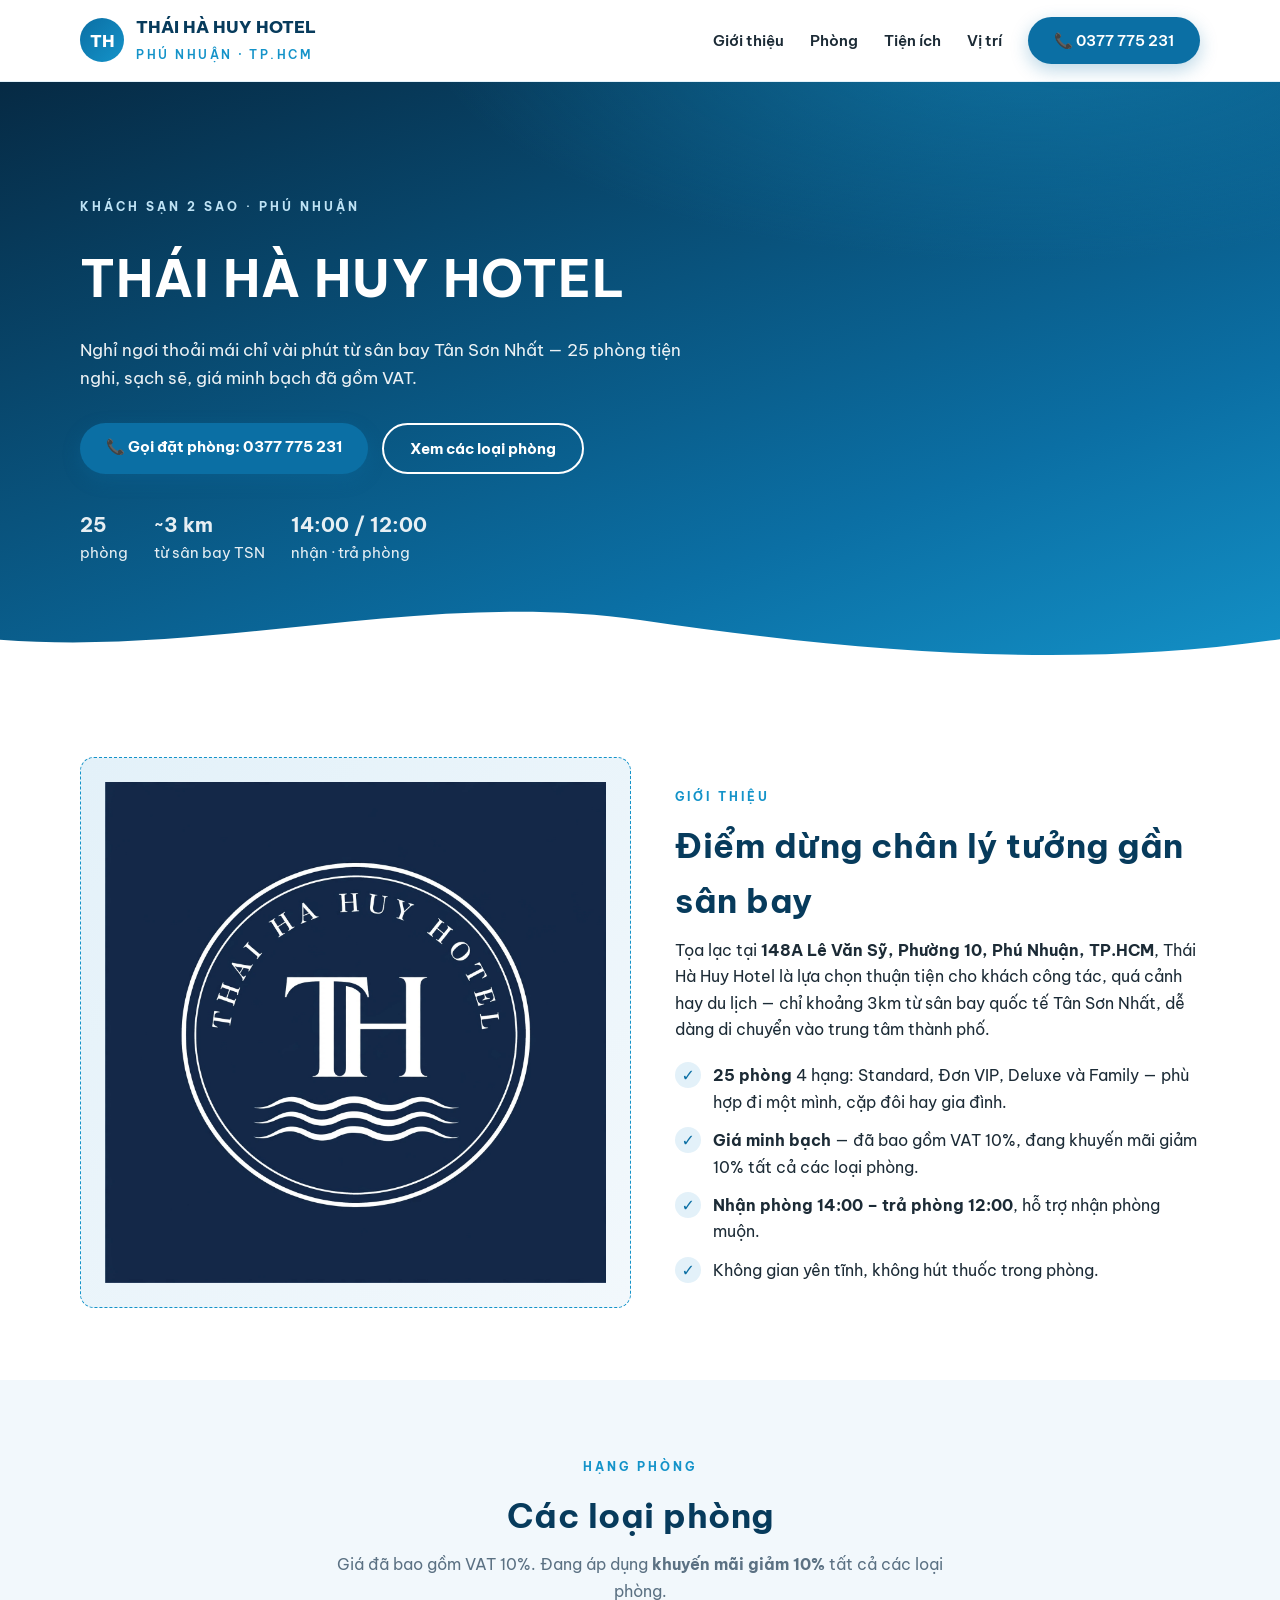
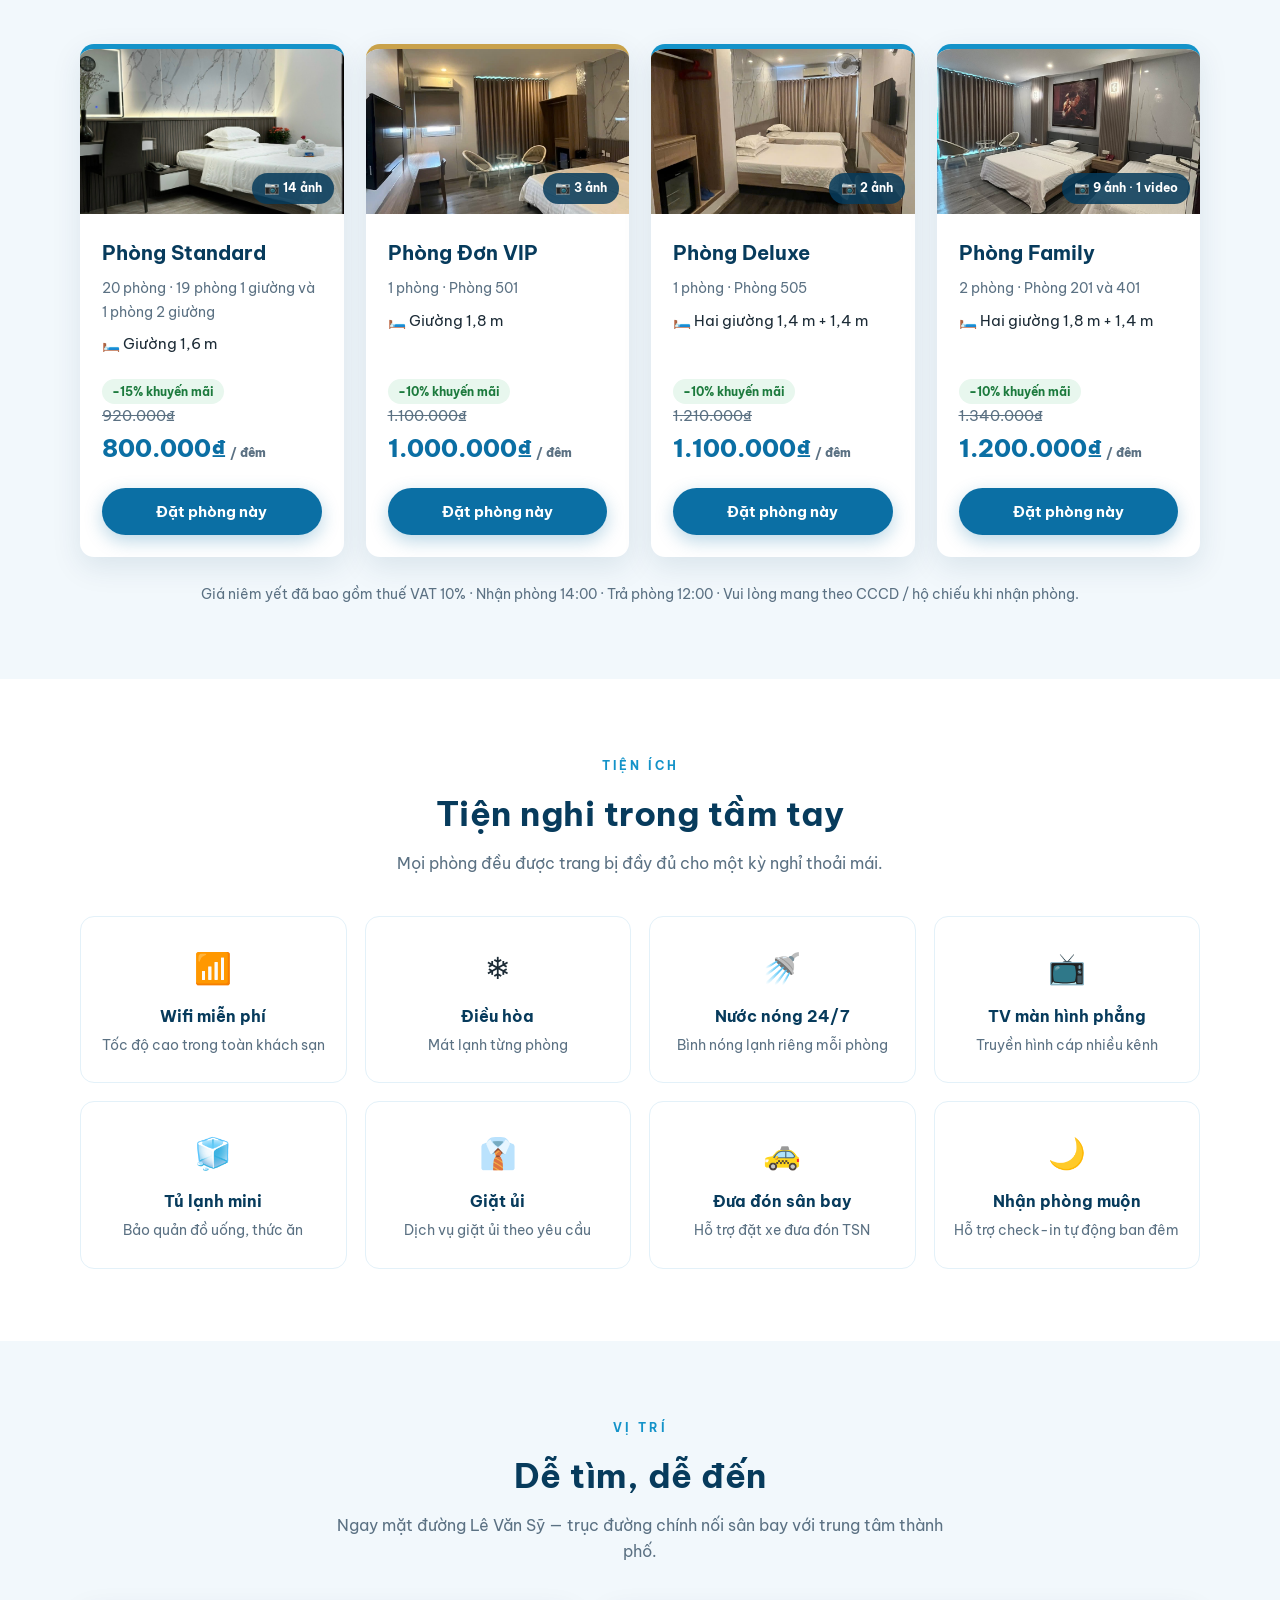
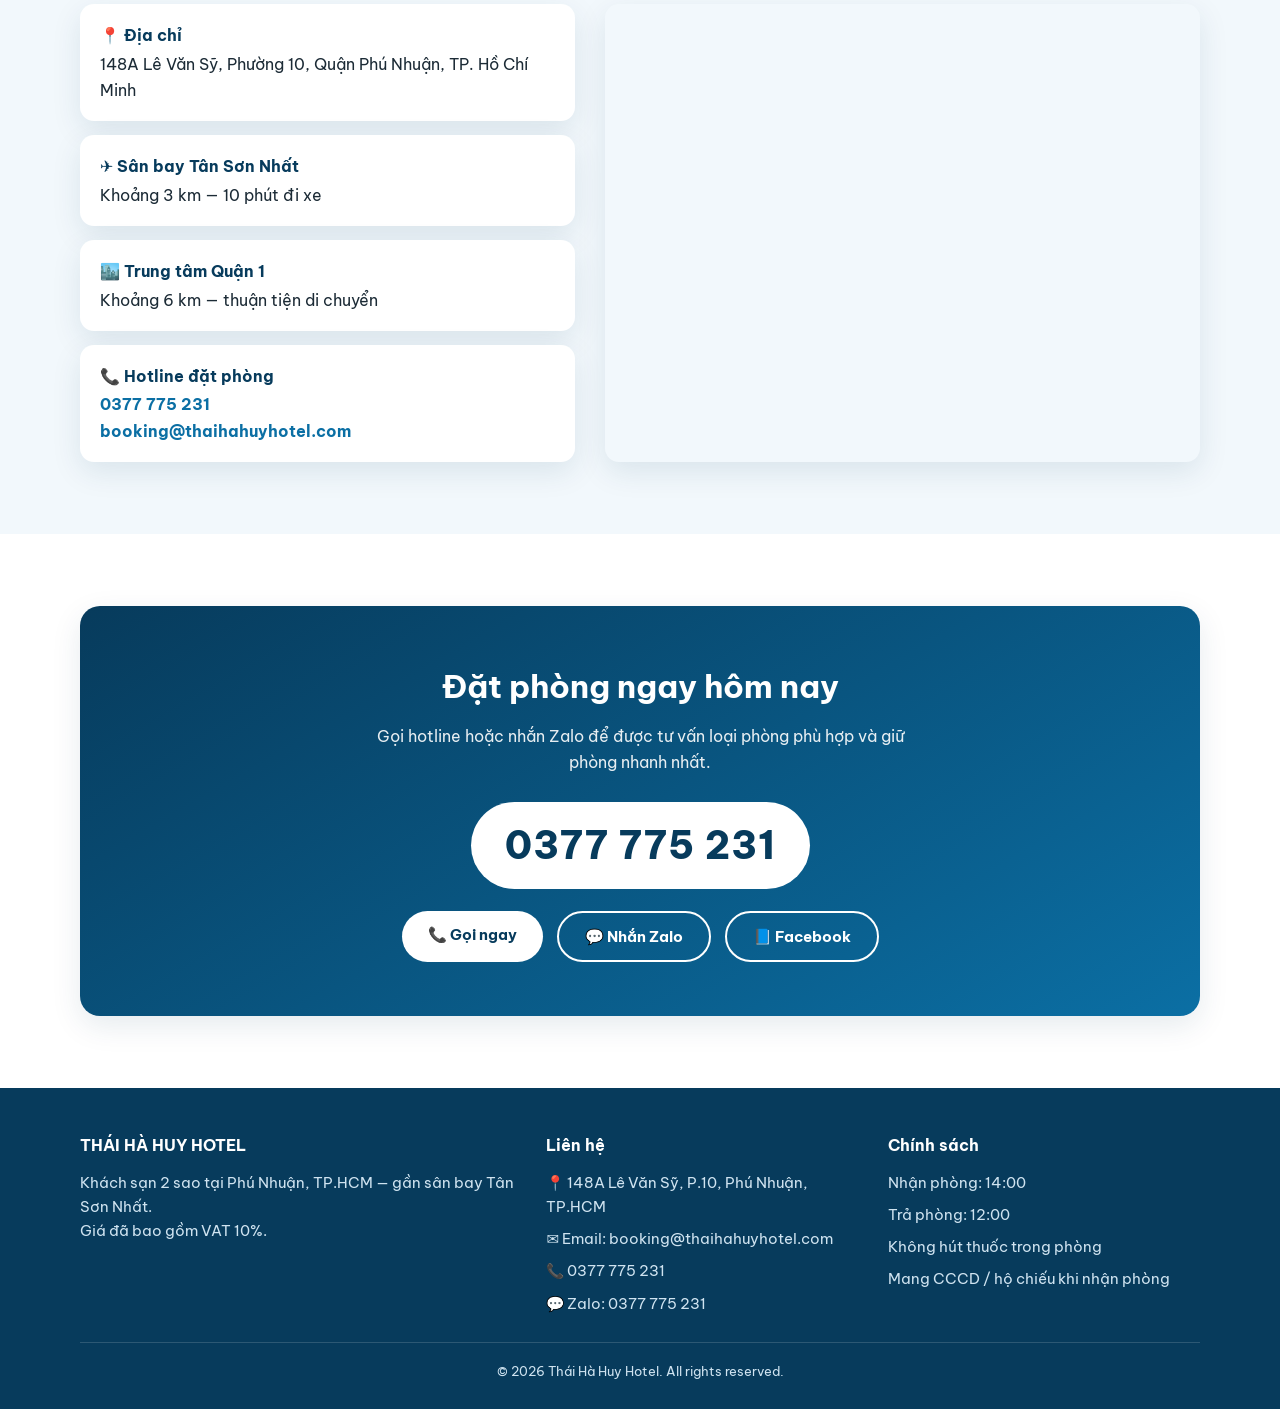
<file: index.html>
<!DOCTYPE html>
<html lang="vi">
<head>
  <meta charset="UTF-8" />
  <meta name="viewport" content="width=device-width, initial-scale=1.0" />
  <link rel="icon" type="image/svg+xml" href="/favicon.svg" />
  <title>Thái Hà Huy Hotel — Khách sạn 2 sao gần sân bay Tân Sơn Nhất</title>
  <meta name="description" content="Thái Hà Huy Hotel — khách sạn 2 sao tại 148A Lê Văn Sỹ, Phú Nhuận, TP.HCM, cách sân bay Tân Sơn Nhất ~3km. Phòng sạch đẹp, giá từ 720.000đ/đêm. Đặt phòng: 0377 775 231." />
  <meta property="og:title" content="Thái Hà Huy Hotel" />
  <meta property="og:description" content="Thái Hà Huy Hotel — khách sạn 2 sao tại 148A Lê Văn Sỹ, Phú Nhuận, TP.HCM, cách sân bay Tân Sơn Nhất ~3km. Phòng sạch đẹp, giá từ 720.000đ/đêm. Đặt phòng: 0377 775 231." />
  <meta property="og:type" content="website" />
  <meta property="og:url" content="https://www.thaihahuyhotel.com/" />
  <meta property="og:image" content="https://www.thaihahuyhotel.com/images/Rom-Standard-Thai-Ha-Huy-Hotel.jpg" />
  <meta property="og:image:width" content="1824" />
  <meta property="og:image:height" content="1376" />
  <meta name="twitter:card" content="summary_large_image" />
  <meta name="twitter:image" content="https://www.thaihahuyhotel.com/images/Rom-Standard-Thai-Ha-Huy-Hotel.jpg" />
  <link rel="preconnect" href="https://fonts.googleapis.com" />
  <link href="https://fonts.googleapis.com/css2?family=Be+Vietnam+Pro:wght@400;600;700;800&display=swap" rel="stylesheet" />
  <link rel="stylesheet" href="css/style.css" />
</head>
<body>
  <div data-include="partials/header.html"></div>
  <div data-include="partials/hero.html"></div>
  <main>
    <div data-include="partials/about.html"></div>
    <div data-include="partials/rooms.html"></div>
    <div data-include="partials/amenities.html"></div>
    <div data-include="partials/location.html"></div>
    <div data-include="partials/contact.html"></div>
  </main>
  <div data-include="partials/footer.html"></div>

  <a class="call-float" href="tel:0377775231" aria-label="Gọi đặt phòng">📞</a>
  <script src="js/main.js"></script>
</body>
</html>
</file>
<file: css/style.css>
/* THÁI HÀ HUY HOTEL — tông xanh biển + trắng, sang & đơn giản */
:root {
  --blue-900: #073b5c;
  --blue-700: #0b6fa4;
  --blue-500: #1493c9;
  --blue-100: #e3f1f9;
  --blue-50: #f2f8fc;
  --ink: #1c2b36;
  --muted: #5b7183;
  --white: #ffffff;
  --gold: #c9a24b;
  --radius: 14px;
  --shadow: 0 10px 30px rgba(7, 59, 92, 0.10);
}
* { margin: 0; padding: 0; box-sizing: border-box; }
html { scroll-behavior: smooth; }
body {
  font-family: "Be Vietnam Pro", "Segoe UI", system-ui, -apple-system, Arial, sans-serif;
  color: var(--ink);
  background: var(--white);
  line-height: 1.65;
}
img { max-width: 100%; display: block; }
a { text-decoration: none; color: inherit; }
.container { width: min(1120px, 92%); margin: 0 auto; }
section { padding: 72px 0; }
.section-title {
  text-align: center;
  color: var(--blue-900);
  font-size: clamp(1.6rem, 3vw, 2.1rem);
  letter-spacing: 0.5px;
  margin-bottom: 8px;
}
.section-sub {
  text-align: center;
  color: var(--muted);
  max-width: 640px;
  margin: 0 auto 40px;
}
.eyebrow {
  display: inline-block;
  font-size: 0.78rem;
  font-weight: 700;
  letter-spacing: 3px;
  text-transform: uppercase;
  color: var(--blue-500);
  margin-bottom: 10px;
}
.center { text-align: center; }

/* ---------- Header ---------- */
.site-header {
  position: sticky;
  top: 0;
  z-index: 50;
  background: rgba(255, 255, 255, 0.96);
  backdrop-filter: blur(8px);
  border-bottom: 1px solid var(--blue-100);
}
.header-inner {
  display: flex;
  align-items: center;
  justify-content: space-between;
  padding: 14px 0;
}
.brand { display: flex; align-items: center; gap: 12px; }
.brand-mark {
  width: 44px; height: 44px;
  border-radius: 50%;
  background: linear-gradient(135deg, var(--blue-700), var(--blue-500));
  color: #fff;
  display: grid; place-items: center;
  font-weight: 800; font-size: 1.05rem;
}
.brand-name { font-weight: 800; color: var(--blue-900); font-size: 1.08rem; line-height: 1.2; }
.brand-sub { font-size: 0.72rem; letter-spacing: 2.5px; color: var(--blue-500); font-weight: 600; }
.nav { display: flex; gap: 26px; align-items: center; }
.nav a { font-weight: 600; font-size: 0.95rem; color: var(--ink); }
.nav a:hover { color: var(--blue-700); }
.btn {
  display: inline-block;
  background: var(--blue-700);
  color: #fff !important;
  padding: 11px 26px;
  border-radius: 999px;
  font-weight: 700;
  font-size: 0.95rem;
  border: none;
  cursor: pointer;
  transition: transform 0.15s ease, box-shadow 0.15s ease;
  box-shadow: 0 6px 18px rgba(11, 111, 164, 0.28);
}
.btn:hover { transform: translateY(-2px); box-shadow: 0 10px 24px rgba(11, 111, 164, 0.34); }
.btn-outline {
  background: transparent;
  color: var(--blue-700) !important;
  border: 2px solid var(--blue-700);
  box-shadow: none;
}
.nav-toggle { display: none; background: none; border: none; font-size: 1.6rem; color: var(--blue-900); cursor: pointer; }

/* ---------- Hero ---------- */
.hero {
  position: relative;
  color: #fff;
  padding: 110px 0 120px;
  background:
    radial-gradient(1000px 400px at 80% -10%, rgba(20, 147, 201, 0.55), transparent 60%),
    linear-gradient(160deg, #062a44 0%, #0b6fa4 70%, #1493c9 100%);
  overflow: hidden;
}
.hero::after {
  content: "";
  position: absolute; inset: auto 0 0 0; height: 120px;
  background: url("data:image/svg+xml,%3Csvg xmlns='http://www.w3.org/2000/svg' viewBox='0 0 1440 120'%3E%3Cpath fill='%23ffffff' d='M0,64 C240,110 480,20 720,55 C960,90 1200,110 1440,60 L1440,120 L0,120 Z'/%3E%3C/svg%3E") no-repeat bottom / cover;
}
.hero h1 { font-size: clamp(2rem, 5vw, 3.2rem); letter-spacing: 1px; margin: 10px 0 14px; }
.hero p.lead { font-size: 1.08rem; opacity: 0.92; max-width: 620px; }
.hero-cta { display: flex; gap: 14px; margin-top: 30px; flex-wrap: wrap; position: relative; z-index: 2; }
.hero .btn-outline { color: #fff !important; border-color: #fff; }
.hero-badges { display: flex; gap: 26px; margin-top: 34px; flex-wrap: wrap; position: relative; z-index: 2; }
.hero-badges span { font-size: 0.92rem; opacity: 0.9; }
.hero-badges strong { display: block; font-size: 1.25rem; }

/* ---------- About ---------- */
.about-grid { display: grid; grid-template-columns: 1.05fr 1fr; gap: 44px; align-items: center; }
.about-photo {
  border-radius: var(--radius);
  min-height: 340px;
  background:
    linear-gradient(135deg, var(--blue-100), var(--blue-50)),
    repeating-linear-gradient(45deg, transparent, transparent 14px, rgba(11,111,164,0.05) 14px, rgba(11,111,164,0.05) 28px);
  display: grid; place-items: center;
  color: var(--blue-700);
  font-weight: 600;
  text-align: center;
  padding: 24px;
  border: 1px dashed var(--blue-500);
}
.about-list { list-style: none; margin-top: 20px; display: grid; gap: 12px; }
.about-list li { display: flex; gap: 12px; align-items: flex-start; }
.about-list .tick {
  flex: 0 0 26px; height: 26px; border-radius: 50%;
  background: var(--blue-100); color: var(--blue-700);
  display: grid; place-items: center; font-weight: 800;
}

/* ---------- Rooms ---------- */
.rooms { background: var(--blue-50); }
.room-grid { display: grid; grid-template-columns: repeat(4, 1fr); gap: 22px; }
.room-card {
  background: #fff;
  border-radius: var(--radius);
  overflow: hidden;
  box-shadow: var(--shadow);
  display: flex; flex-direction: column;
  border-top: 5px solid var(--blue-500);
}
.room-card.featured { border-top-color: var(--gold); }
.room-photo {
  aspect-ratio: 16 / 10;
  overflow: hidden;
  background: linear-gradient(135deg, var(--blue-700), var(--blue-500));
}
.room-photo img {
  width: 100%;
  height: 100%;
  object-fit: cover;
  display: block;
  transition: transform 0.4s ease;
}
.room-card:hover .room-photo img { transform: scale(1.05); }
.room-body { padding: 22px; display: flex; flex-direction: column; gap: 8px; flex: 1; }
.room-body h3 { color: var(--blue-900); font-size: 1.25rem; }
.room-meta { font-size: 0.9rem; color: var(--muted); }
.room-bed { font-size: 0.92rem; }
.price-row { margin-top: auto; padding-top: 12px; }
.price-old { text-decoration: line-through; color: var(--muted); font-size: 0.92rem; }
.price-new { color: var(--blue-700); font-size: 1.5rem; font-weight: 800; }
.price-note { font-size: 0.78rem; color: var(--muted); }
.promo-tag {
  display: inline-block; background: #e8f7ee; color: #1c7a3d;
  font-size: 0.75rem; font-weight: 700; padding: 3px 10px; border-radius: 999px;
}
.vat-note { text-align: center; color: var(--muted); font-size: 0.88rem; margin-top: 26px; }

/* ---------- Amenities ---------- */
.amen-grid { display: grid; grid-template-columns: repeat(4, 1fr); gap: 18px; }
.amen {
  background: #fff; border: 1px solid var(--blue-100);
  border-radius: var(--radius); padding: 26px 18px; text-align: center;
}
.amen .icon { font-size: 1.9rem; }
.amen h4 { color: var(--blue-900); margin: 10px 0 4px; font-size: 1rem; }
.amen p { font-size: 0.86rem; color: var(--muted); }

/* ---------- Location ---------- */
.location { background: var(--blue-50); }
.loc-grid { display: grid; grid-template-columns: 1fr 1.2fr; gap: 30px; align-items: stretch; }
.loc-info { display: grid; gap: 14px; align-content: start; }
.loc-item { background: #fff; border-radius: var(--radius); padding: 18px 20px; box-shadow: var(--shadow); }
.loc-item strong { color: var(--blue-900); display: block; margin-bottom: 2px; }
.map-wrap { border-radius: var(--radius); overflow: hidden; box-shadow: var(--shadow); min-height: 380px; }
.map-wrap iframe { width: 100%; height: 100%; min-height: 380px; border: 0; display: block; }

/* ---------- Contact / booking ---------- */
.booking-box {
  background: linear-gradient(150deg, var(--blue-900), var(--blue-700));
  color: #fff;
  border-radius: 20px;
  padding: 54px 40px;
  text-align: center;
  box-shadow: var(--shadow);
}
.booking-box h2 { font-size: clamp(1.5rem, 3vw, 2rem); margin-bottom: 10px; }
.booking-box p { opacity: 0.9; max-width: 560px; margin: 0 auto 26px; }
.hotline-big {
  display: inline-block;
  font-size: clamp(1.6rem, 4vw, 2.4rem);
  font-weight: 800;
  letter-spacing: 1px;
  background: #fff;
  color: var(--blue-900);
  padding: 12px 34px;
  border-radius: 999px;
  margin-bottom: 22px;
}
.booking-actions { display: flex; gap: 14px; justify-content: center; flex-wrap: wrap; }
.booking-actions .btn { background: #fff; color: var(--blue-900) !important; box-shadow: none; }
.booking-actions .btn.ghost { background: transparent; color: #fff !important; border: 2px solid #fff; }

/* ---------- Footer ---------- */
footer { background: var(--blue-900); color: #cfe3f0; padding: 44px 0 26px; font-size: 0.92rem; }
.footer-grid { display: grid; grid-template-columns: 1.4fr 1fr 1fr; gap: 30px; margin-bottom: 26px; }
footer h4 { color: #fff; margin-bottom: 12px; font-size: 1rem; }
footer ul { list-style: none; display: grid; gap: 8px; }
footer a:hover { color: #fff; }
.copyright { border-top: 1px solid rgba(255,255,255,0.15); padding-top: 18px; text-align: center; font-size: 0.82rem; }

/* ---------- Floating call button (mobile) ---------- */
.call-float {
  display: none;
  position: fixed; right: 18px; bottom: 18px; z-index: 60;
  width: 58px; height: 58px; border-radius: 50%;
  background: var(--blue-700); color: #fff;
  place-items: center; font-size: 1.5rem;
  box-shadow: 0 8px 22px rgba(11,111,164,0.45);
}

/* ---------- Responsive ---------- */
@media (max-width: 960px) {
  .room-grid { grid-template-columns: repeat(2, 1fr); }
  .amen-grid { grid-template-columns: repeat(2, 1fr); }
  .about-grid, .loc-grid { grid-template-columns: 1fr; }
  .footer-grid { grid-template-columns: 1fr 1fr; }
}
@media (max-width: 640px) {
  section { padding: 52px 0; }
  .nav {
    display: none; position: absolute; top: 100%; left: 0; right: 0;
    background: #fff; flex-direction: column; padding: 18px; gap: 14px;
    border-bottom: 1px solid var(--blue-100);
  }
  .nav.open { display: flex; }
  .nav-toggle { display: block; }
  .room-grid { grid-template-columns: 1fr; }
  .call-float { display: grid; }
  .footer-grid { grid-template-columns: 1fr; }
}

/* ---------- Gallery ảnh phòng ---------- */
.room-photo { position: relative; cursor: zoom-in; }
.photo-count {
  position: absolute; right: 10px; bottom: 10px; z-index: 2;
  background: rgba(7, 59, 92, 0.85); color: #fff;
  font-size: 0.78rem; font-weight: 700;
  padding: 5px 12px; border-radius: 999px;
}
.room-card:hover .photo-count { background: var(--blue-700); }
.lightbox {
  position: fixed; inset: 0; z-index: 200;
  background: rgba(4, 26, 40, 0.92);
  display: none; align-items: center; justify-content: center;
}
.lightbox.open { display: flex; }
.lightbox-media { max-width: 92vw; max-height: 84vh; display: flex; }
.lightbox-media img, .lightbox-media video {
  max-width: 92vw; max-height: 84vh; object-fit: contain;
  border-radius: 12px; box-shadow: 0 20px 60px rgba(0, 0, 0, 0.5);
}
.lightbox-close, .lightbox-prev, .lightbox-next {
  position: absolute; border: none; cursor: pointer; color: #fff;
  background: rgba(255, 255, 255, 0.15); border-radius: 50%;
  width: 48px; height: 48px; font-size: 1.8rem; line-height: 1;
  display: grid; place-items: center;
}
.lightbox-close:hover, .lightbox-prev:hover, .lightbox-next:hover { background: var(--blue-700); }
.lightbox-close { top: 18px; right: 18px; }
.lightbox-prev { left: 18px; top: 50%; transform: translateY(-50%); }
.lightbox-next { right: 18px; top: 50%; transform: translateY(-50%); }
.lightbox-counter {
  position: absolute; bottom: 20px; left: 50%; transform: translateX(-50%);
  color: #fff; font-weight: 700; font-size: 0.95rem;
  background: rgba(255, 255, 255, 0.15); padding: 4px 14px; border-radius: 999px;
}
@media (max-width: 640px) {
  .lightbox-prev { left: 8px; }
  .lightbox-next { right: 8px; }
  .lightbox-close, .lightbox-prev, .lightbox-next { width: 40px; height: 40px; font-size: 1.5rem; }
}
</file>
